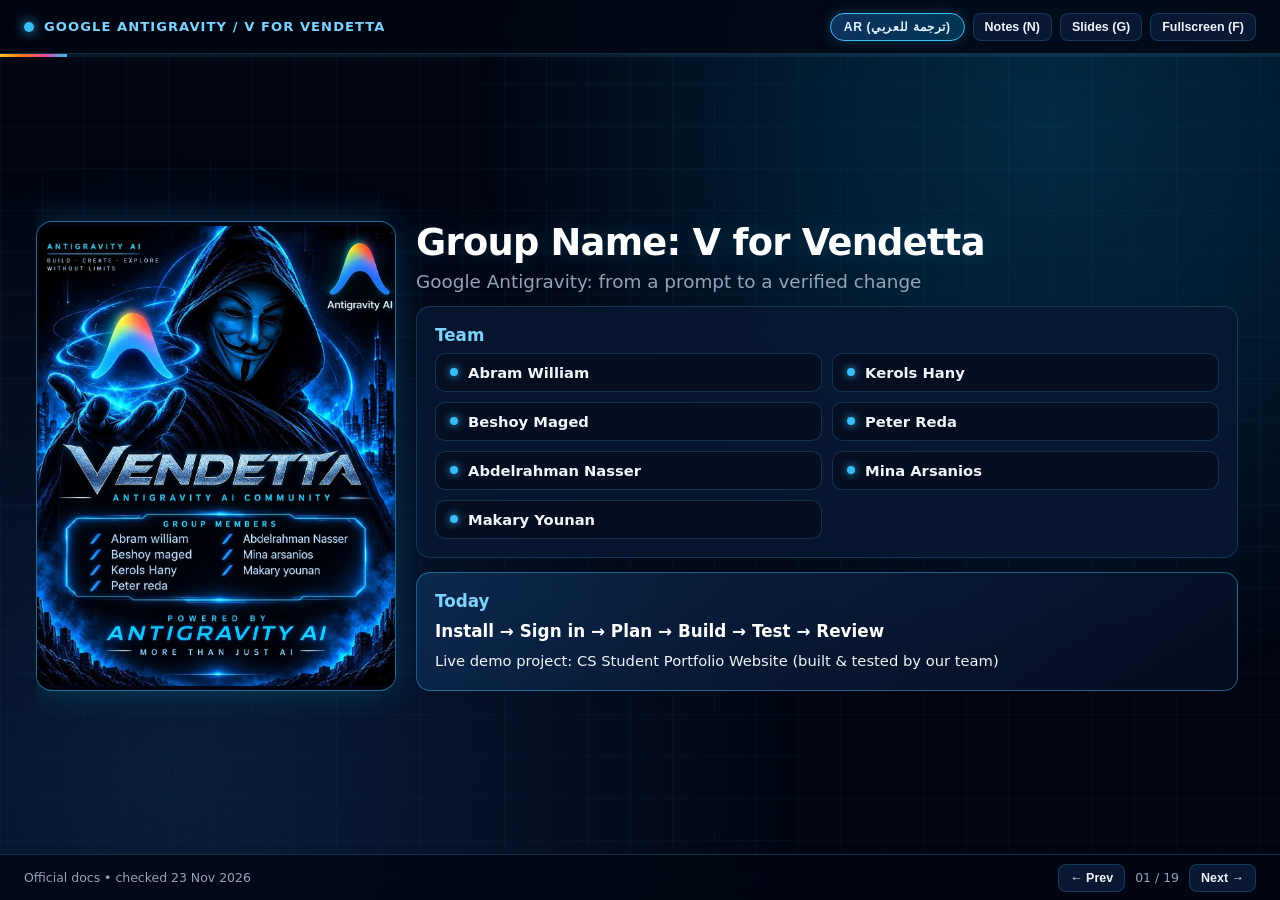
<file: index.html>
<!DOCTYPE html>
<html lang="en">
<head>
  <meta charset="UTF-8" />
  <meta name="viewport" content="width=device-width, initial-scale=1.0" />
  <title>Google Antigravity — V for Vendetta</title>
  <link rel="stylesheet" href="styles.css" />
</head>
<body>
  <div class="bg-grid"></div>

  <header class="topbar">
    <div class="brand">
      <span class="brand-dot"></span>
      <span>GOOGLE ANTIGRAVITY / V FOR VENDETTA</span>
    </div>
    <div class="topbar-controls">
      <button class="lang-pill" id="speaker-lang-pill" title="اضغط لترجمة السلايد عربي / Toggle Arabic">AR</button>
      <button class="icon-btn" id="notes-btn" title="Speaker Notes (N)">Notes (N)</button>
      <button class="icon-btn" id="overview-btn" title="All Slides (G)">Slides (G)</button>
      <button class="icon-btn" id="fullscreen-btn" title="Fullscreen (F)">Fullscreen (F)</button>
    </div>
  </header>

  <div class="progress-track">
    <div class="progress-fill" id="progress-fill"></div>
  </div>

  <main class="deck" id="deck">
    <!-- SLIDE 1 -->
    <section class="slide active" data-lang="AR" data-title="Group Introduction">
      <div class="hero-split anim-item">
        <div class="poster-frame">
          <img src="assets/vendetta-poster.jpg" alt="V for Vendetta Antigravity AI Poster" />
        </div>
        <div style="display:flex;flex-direction:column;justify-content:center;gap:14px;">
          <div class="slide-header" style="margin-bottom:0;">
            <h1 class="slide-title" data-t="s1_title">Group Name: V for Vendetta</h1>
            <p class="slide-sub-en" data-t="s1_sub">Google Antigravity: from a prompt to a verified change</p>
          </div>
          <div class="card">
            <h3 data-t="s1_team">Team</h3>
            <div class="team-grid">
              <div class="team-chip">Abram William</div>
              <div class="team-chip">Kerols Hany</div>
              <div class="team-chip">Beshoy Maged</div>
              <div class="team-chip">Peter Reda</div>
              <div class="team-chip">Abdelrahman Nasser</div>
              <div class="team-chip">Mina Arsanios</div>
              <div class="team-chip">Makary Younan</div>
            </div>
          </div>
          <div class="card accent">
            <h3 data-t="s1_today">Today</h3>
            <p style="font-size:1.05rem;font-weight:700;color:#fff;" data-t="s1_flow">
              Install &rarr; Sign in &rarr; Plan &rarr; Build &rarr; Test &rarr; Review
            </p>
            <p class="muted" style="margin-top:6px;" data-t="s1_demo">Live demo project: CS Student Portfolio Website (built &amp; tested by our team)</p>
          </div>
        </div>
      </div>
    </section>

    <!-- SLIDE 2 -->
    <section class="slide" data-lang="AR" data-title="Opening Questions">
      <div class="slide-header anim-item">
        <h1 class="slide-title" data-t="s2_title">Building a Project with Google Antigravity, from A to Z</h1>
        <p class="slide-sub-ar">من الـ prompt لحد تغيير اتراجع واتختبر</p>
      </div>
      <div class="grid-2 anim-item">
        <div class="card">
          <h3 data-t="s2_q1_t">Question 1</h3>
          <p class="ar-rtl" style="font-size:1.2rem;font-weight:700;margin-top:12px;">
            آخر مرة استخدمتوا فيها الذكاء الاصطناعي كانت إمتى؟
          </p>
        </div>
        <div class="card">
          <h3 data-t="s2_q2_t">Question 2</h3>
          <p class="ar-rtl" style="font-size:1.2rem;font-weight:700;margin-top:12px;">
            هل ممكن الذكاء الاصطناعي ياخد مكان المبرمج؟ (هنرجع للسؤال ده في الآخر)
          </p>
        </div>
      </div>
      <div class="callout anim-item" data-t="s2_main">
        Main idea: AI saves time, but only when you stay in the loop and check the result.
      </div>
    </section>

    <!-- SLIDE 3 -->
    <section class="slide" data-lang="AR" data-title="The AI Revolution">
      <div class="slide-header anim-item">
        <h1 class="slide-title" data-t="s3_title">The AI Revolution: 2017 &rarr; 2022 &rarr; 2025</h1>
        <p class="slide-sub-ar">الذكاء الاصطناعي بقى جزء عادي من الشغل</p>
      </div>
      <div class="grid-2 anim-item">
        <div class="chart-box">
          <div class="bar-col">
            <span class="bar-val">20%</span>
            <div class="bar-fill" data-height="20"></div>
            <span class="bar-year">2017</span>
          </div>
          <div class="bar-col">
            <span class="bar-val">50%</span>
            <div class="bar-fill" data-height="50"></div>
            <span class="bar-year">2022</span>
          </div>
          <div class="bar-col">
            <span class="bar-val">88%</span>
            <div class="bar-fill" data-height="88"></div>
            <span class="bar-year">2025</span>
          </div>
        </div>
        <div class="card accent" style="display:flex;flex-direction:column;justify-content:center;gap:12px;">
          <h3 data-t="s3_mean_t">What the number means</h3>
          <p data-t="s3_mean_1">Share of survey respondents whose organization uses AI in at least one business function.</p>
          <p data-t="s3_mean_2">McKinsey also reports most organizations are still early in scaling AI.</p>
          <p class="muted" data-t="s3_src">Source: McKinsey, The State of AI (2022 edition for 2017 and 2022; 2025 edition for 2025). The 2019 peak was 58%, so growth was not a straight line.</p>
        </div>
      </div>
    </section>

    <!-- SLIDE 4 -->
    <section class="slide" data-lang="EN" data-title="Traditional vs. Antigravity">
      <div class="slide-header anim-item">
        <h1 class="slide-title" data-t="s4_title">Traditional Workflow vs. Workflow with Antigravity</h1>
        <p class="slide-sub-ar">نفس المهام، بس بترتيب مختلف ومراجعة أوضح</p>
      </div>
      <table class="compare-table anim-item">
        <thead>
          <tr>
            <th data-t="s4_th1">Task</th>
            <th data-t="s4_th2">Traditional</th>
            <th data-t="s4_th3">With Antigravity (still reviewed)</th>
          </tr>
        </thead>
        <tbody>
          <tr><td data-t="s4_r1_1">Understand the project</td><td data-t="s4_r1_2">Open and read files one by one</td><td data-t="s4_r1_3">Agent explores the project and proposes a plan</td></tr>
          <tr><td data-t="s4_r2_1">Plan the work</td><td data-t="s4_r2_2">Notes and guesses</td><td data-t="s4_r2_3">Implementation Plan to review and comment on first</td></tr>
          <tr><td data-t="s4_r3_1">Write code</td><td data-t="s4_r3_2">Type it, or copy code from a chat</td><td data-t="s4_r3_3">Agent edits files inside the project</td></tr>
          <tr><td data-t="s4_r4_1">Test the app</td><td data-t="s4_r4_2">Click through manually every time</td><td data-t="s4_r4_3">Agent runs the same browser steps again</td></tr>
          <tr><td data-t="s4_r5_1">Review changes</td><td data-t="s4_r5_2">Changes scattered across files</td><td data-t="s4_r5_3">Diff review file by file, plus a Walkthrough</td></tr>
          <tr><td data-t="s4_r6_1">Repeated setup</td><td data-t="s4_r6_2">Re-explain conventions each time</td><td data-t="s4_r6_3">Write them once as Rules and Skills</td></tr>
        </tbody>
      </table>
      <div class="callout anim-item" data-t="s4_call">
        The agent reduces repetitive work. The review and the decisions stay with us.
      </div>
    </section>

    <!-- SLIDE 5 -->
    <section class="slide" data-lang="EN" data-title="Why Antigravity?">
      <div class="slide-header anim-item">
        <h1 class="slide-title" data-t="s5_title">Why Antigravity? More than a chatbot</h1>
        <p class="slide-sub-ar">agent جوه بيئة تطوير: يخطط وينفذ ويختبر</p>
      </div>
      <div class="grid-4 anim-item">
        <div class="card">
          <h3>MCP</h3>
          <p data-t="s5_c1">Connects the agent to external tools and data. Docs examples: database schemas, deployment logs, Linear, Notion, GitHub.</p>
        </div>
        <div class="card">
          <h3>Rules</h3>
          <p data-t="s5_c2">Fixed constraints. Example: use semantic HTML, never put secrets in frontend code.</p>
        </div>
        <div class="card">
          <h3>Skills</h3>
          <p data-t="s5_c3">Reusable procedures. Example: a UI review checklist in a SKILL.md file.</p>
        </div>
        <div class="card">
          <h3>Subagents</h3>
          <p data-t="s5_c4">Split work such as research, builds or test runs. Each starts with a clean context.</p>
        </div>
      </div>
      <div class="callout anim-item" data-t="s5_call">
        Beginner setup: Antigravity App &bull; Git for a baseline commit &bull; personal Google account (18+)
      </div>
    </section>

    <!-- SLIDE 6 -->
    <section class="slide" data-lang="EN" data-title="Connect MCP in 5 Steps">
      <div class="slide-header anim-item">
        <h1 class="slide-title" data-t="s6_title">Connect a tool in 5 steps</h1>
        <p class="slide-sub-ar">وازاي نوصّل أداة خارجية؟ (MCP في الـ App)</p>
      </div>
      <div class="grid-2 anim-item">
        <div class="card" style="display:flex;flex-direction:column;gap:10px;">
          <div><span class="step-num">1</span> <span data-t="s6_1">Open Customizations in the sidebar, then MCP Servers</span></div>
          <div><span class="step-num">2</span> <span data-t="s6_2">Click Add MCP Server (+)</span></div>
          <div><span class="step-num">3</span> <span data-t="s6_3">Pick a server and click Add</span></div>
          <div><span class="step-num">4</span> <span data-t="s6_4">Describe the task to the agent</span></div>
          <div><span class="step-num">5</span> <span data-t="s6_5">Review permissions and approve important actions</span></div>
        </div>
        <div style="display:flex;flex-direction:column;gap:14px;">
          <div class="card">
            <h3 data-t="s6_ex_t">Example prompt</h3>
            <p class="prompt-box" data-t="s6_ex_b">Check the latest deployment logs, explain why the build failed, propose a fix, and wait for my approval.</p>
          </div>
          <div class="card accent">
            <h3 data-t="s6_warn_t">Careful</h3>
            <p data-t="s6_warn_b">An MCP server can run actions, not only read data. Check its source and permissions. No automatic Google Sheets link: we must define and authorize it.</p>
          </div>
        </div>
      </div>
    </section>

    <!-- SLIDE 7 -->
    <section class="slide" data-lang="EN" data-title="What Can We Do?">
      <div class="slide-header anim-item">
        <h1 class="slide-title" data-t="s7_title">What can we do with Antigravity?</h1>
        <p class="slide-sub-ar">كل مرحلة في مشروع صغير تقريباً</p>
      </div>
      <div class="grid-3 anim-item">
        <div class="card"><h3 data-t="s7_1t">Clarify</h3><p data-t="s7_1b">Turn an idea into clear requirements</p></div>
        <div class="card"><h3 data-t="s7_2t">Plan</h3><p data-t="s7_2b">Get an Implementation Plan to review</p></div>
        <div class="card"><h3 data-t="s7_3t">Build</h3><p data-t="s7_3b">Edit code across several files</p></div>
        <div class="card"><h3 data-t="s7_4t">Run</h3><p data-t="s7_4b">Terminal commands within permissions</p></div>
        <div class="card"><h3 data-t="s7_5t">Test</h3><p data-t="s7_5b">Check the running app in a browser</p></div>
        <div class="card"><h3 data-t="s7_6t">Review</h3><p data-t="s7_6b">Read diffs and a Walkthrough</p></div>
      </div>
      <div class="callout anim-item" data-t="s7_call">
        We set the goal, approve the access and check the output.
      </div>
    </section>

    <!-- SLIDE 8 -->
    <section class="slide" data-lang="AR" data-title="The 10-Step Roadmap">
      <div class="slide-header anim-item">
        <h1 class="slide-title" data-t="s8_title">The Roadmap: Build a Project in 10 Steps</h1>
        <p class="slide-sub-ar">مثال: Student Portfolio (موقع شخصي لطالب حاسبات)</p>
      </div>
      <div class="roadmap-grid anim-item">
        <div class="card"><span class="step-num">1</span><h3 data-t="s8_1">Download</h3></div>
        <div class="card"><span class="step-num">2</span><h3 data-t="s8_2">Sign in</h3></div>
        <div class="card"><span class="step-num">3</span><h3 data-t="s8_3">Create a project</h3></div>
        <div class="card"><span class="step-num">4</span><h3 data-t="s8_4">Requirements</h3></div>
        <div class="card"><span class="step-num">5</span><h3 data-t="s8_5">Plan</h3></div>
        <div class="card"><span class="step-num">6</span><h3 data-t="s8_6">Build</h3></div>
        <div class="card"><span class="step-num">7</span><h3 data-t="s8_7">Browser test</h3></div>
        <div class="card"><span class="step-num">8</span><h3 data-t="s8_8">Review</h3></div>
        <div class="card"><span class="step-num">9</span><h3 data-t="s8_9">Customize &amp; limits</h3></div>
        <div class="card"><span class="step-num">10</span><h3 data-t="s8_10">Cost &amp; quotas</h3></div>
      </div>
      <div class="callout anim-item" data-t="s8_call">
        Real project: CS Student Portfolio (Hero, Skills Filter, Projects, Copy Email) — built &amp; tested with Antigravity.
      </div>
    </section>

    <!-- SLIDE 9 -->
    <section class="slide" data-lang="AR" data-title="Steps 1-3: Setup">
      <div class="slide-header anim-item">
        <h1 class="slide-title" data-t="s9_title">Steps 1–3: Download, Sign in, Project</h1>
        <p class="slide-sub-ar">الأساس قبل أول prompt</p>
      </div>
      <div class="grid-3 anim-item">
        <div class="card">
          <span class="step-num">1</span>
          <h3 data-t="s9_1t">Download</h3>
          <p data-t="s9_1b">Official page, Antigravity App. Windows x64 or ARM64. Windows 10 64-bit or later; macOS and Linux listed too.</p>
        </div>
        <div class="card">
          <span class="step-num">2</span>
          <h3 data-t="s9_2t">Sign in</h3>
          <p data-t="s9_2b">Sign in opens Google authentication in the browser. 18+; Egypt is listed. School or work accounts are managed and may differ.</p>
        </div>
        <div class="card">
          <span class="step-num">3</span>
          <h3 data-t="s9_3t">Create a project</h3>
          <p data-t="s9_3b">New Project, Add Folder, Create. Local mode or New worktree. A worktree is not a backup or a sandbox.</p>
        </div>
      </div>
    </section>

    <!-- SLIDE 10 -->
    <section class="slide" data-lang="AR" data-title="Steps 4-5: Requirements & Plan">
      <div class="slide-header anim-item">
        <h1 class="slide-title" data-t="s10_title">Steps 4–5: Requirements and Plan</h1>
        <p class="slide-sub-ar">اكتب المطلوب، وراجع الخطة قبل أي تعديل</p>
      </div>
      <div class="grid-2 anim-item">
        <div style="display:flex;flex-direction:column;gap:12px;">
          <div class="card">
            <h3 data-t="s10_1t">Step 4: Requirements</h3>
            <p data-t="s10_1b">Build: CS Student Portfolio. Constrain: HTML, CSS, JS. Verify: Skills tabs work, Copy Email shows feedback, responsive at 390px.</p>
          </div>
          <div class="card">
            <h3 data-t="s10_2t">Step 5: /plan, then review</h3>
            <p data-t="s10_2b">Check scope, files and test plan. Leave comments, then approve.</p>
          </div>
        </div>
        <div class="video-card">
          <video controls preload="metadata">
            <source src="videos/demo-plan.mp4" type="video/mp4" />
          </video>
          <div class="video-actions">
            <span class="muted" data-t="s10_vid">Video 1: Planning &amp; Building inside Antigravity</span>
            <a class="btn-launch" href="portfolio/index.html" target="_blank" data-t="launch_btn">Open Live Portfolio &nearr;</a>
          </div>
        </div>
      </div>
    </section>

    <!-- SLIDE 11 -->
    <section class="slide" data-lang="AR" data-title="Step 6: Build with Context">
      <div class="slide-header anim-item">
        <h1 class="slide-title" data-t="s11_title">Step 6: Build with the Right Context</h1>
        <p class="slide-sub-ar">الـ prompt الجيد يحدد الهدف والحدود</p>
      </div>
      <div class="grid-3 anim-item">
        <div class="card">
          <h3 data-t="s11_1t">Give context</h3>
          <p data-t="s11_1b">Mention files or folders with @. State the expected behavior and the done condition.</p>
        </div>
        <div class="card">
          <h3 data-t="s11_2t">Watch what runs</h3>
          <p data-t="s11_2b">The agent edits files and runs terminal commands within its permissions. Understand what you approve.</p>
        </div>
        <div class="card">
          <h3 data-t="s11_3t">Steer, don't restart</h3>
          <p data-t="s11_3b">Point to one failing behavior and ask for a focused fix. Then re-run the same test.</p>
        </div>
      </div>
      <div class="callout anim-item" data-t="s11_call">
        Example feedback: "The Copy Email button doesn't show a confirmation message after clicking."
      </div>
    </section>

    <!-- SLIDE 12 -->
    <section class="slide" data-lang="AR" data-title="Step 7: Test in the Browser">
      <div class="slide-header anim-item">
        <h1 class="slide-title" data-t="s12_title">Step 7: Test in the Browser</h1>
        <p class="slide-sub-ar">الشكل وحده مش دليل إن التطبيق صحيح</p>
      </div>
      <div class="flow-arrows anim-item">
        <div class="flow-step" data-t="s12_f1">1. Open</div>
        <div class="flow-step" data-t="s12_f2">2. Interact</div>
        <div class="flow-step" data-t="s12_f3">3. Inspect</div>
        <div class="flow-step" data-t="s12_f4">4. Fix</div>
        <div class="flow-step" data-t="s12_f5">5. Re-test</div>
      </div>
      <div class="grid-2 anim-item">
        <div style="display:flex;flex-direction:column;gap:10px;">
          <div class="card"><h3 data-t="s12_1t">Ask for real interaction</h3><p data-t="s12_1b">Click Skills tabs, copy email, scroll projects, and resize to mobile.</p></div>
          <div class="card"><h3 data-t="s12_2t">Inspect more than pixels</h3><p data-t="s12_2b">Console errors, failed network requests, mobile-width layout (390px).</p></div>
          <div class="card"><h3 data-t="s12_3t">Know your setup</h3><p data-t="s12_3b">Built-in browser: personal accounts, newer App versions. Other surfaces may need Chrome.</p></div>
        </div>
        <div class="video-card">
          <video controls preload="metadata">
            <source src="videos/demo-portfolio.mp4" type="video/mp4" />
          </video>
          <div class="video-actions">
            <span class="muted" data-t="s12_vid">Video 2: Antigravity Browser Test (Live Portfolio)</span>
            <a class="btn-launch" href="portfolio/index.html" target="_blank" data-t="launch_btn2">Launch Portfolio &nearr;</a>
          </div>
        </div>
      </div>
    </section>

    <!-- SLIDE 13 -->
    <section class="slide" data-lang="AR" data-title="Step 8: Review & Evidence">
      <div class="slide-header anim-item">
        <h1 class="slide-title" data-t="s13_title">Step 8: Review Changes and Evidence</h1>
        <p class="slide-sub-ar">راجع الـ diff قبل ما تعتمد النتيجة</p>
      </div>
      <div class="grid-2 anim-item">
        <div class="prompt-box">
          <div class="prompt-tag">Review &rarr; student-portfolio (+3 files)</div>
          <br/>
          <span style="color:#38bdf8;">+ index.html</span> (Hero profile, Skills tabs, Projects, Contact)<br/>
          <span style="color:#38bdf8;">+ style.css</span> (Responsive 390px layout, Cyber Cyan/Navy)<br/>
          <span style="color:#38bdf8;">+ app.js</span> (Category filter + Copy Email toast feedback)<br/><br/>
          <div class="prompt-tag">Walkthrough Validation</div>
          &#10003; Filter Skills (All / Web / CS Core)<br/>
          &#10003; Copy Email feedback works<br/>
          &#10003; Mobile 390px &amp; 0 console errors
        </div>
        <div style="display:flex;flex-direction:column;gap:12px;">
          <div class="card">
            <h3 data-t="s13_1t">File-by-File Diff</h3>
            <p data-t="s13_1b">Compare Uncommitted, Branch and Agent Edits. Comment on a line. A test that ran is not the same as a test that was recommended.</p>
          </div>
          <div class="card accent">
            <h3 data-t="s13_2t">Careful</h3>
            <p data-t="s13_2b">Discard unstaged changes can delete untracked files immediately.</p>
          </div>
        </div>
      </div>
    </section>

    <!-- SLIDE 14 -->
    <section class="slide" data-lang="AR" data-title="Steps 9-10: Limits & Cost">
      <div class="slide-header anim-item">
        <h1 class="slide-title" data-t="s14_title">Steps 9–10: Customize, Set Limits, Check Cost</h1>
        <p class="slide-sub-ar">القوة محتاجة حدود، والمجاني مش unlimited</p>
      </div>
      <div class="grid-3 anim-item">
        <div class="card">
          <h3 data-t="s14_1t">9. Customize</h3>
          <p data-t="s14_1b">Rules set constraints. Skills hold repeatable procedures. MCP connects tools. Start with a demo folder and the least access needed.</p>
        </div>
        <div class="card">
          <h3 data-t="s14_2t">9. Protect data</h3>
          <p data-t="s14_2b">No passwords, client secrets or production data. Personal-account terms: interactions may be used to improve products. Enable Telemetry is under Account settings.</p>
        </div>
        <div class="card">
          <h3 data-t="s14_3t">10. Cost and quotas</h3>
          <p data-t="s14_3b">$0 Individual plan with a weekly baseline quota. Pro and Ultra: higher quotas. Pricing lists legacy models removed on 30 Nov 2026.</p>
        </div>
      </div>
    </section>

    <!-- SLIDE 15 -->
    <section class="slide" data-lang="EN" data-title="The Reality Check">
      <div class="slide-header anim-item">
        <h1 class="slide-title" data-t="s15_title">The Reality Check</h1>
        <p class="slide-sub-ar">قوي، بس مش مثالي</p>
      </div>
      <div class="grid-5 anim-item">
        <div class="card"><h3 data-t="s15_1t">It can be wrong</h3><p data-t="s15_1b">Verify the code, the tests and the claims.</p></div>
        <div class="card"><h3 data-t="s15_2t">Human judgment</h3><p data-t="s15_2b">What to build and what to ship is our call.</p></div>
        <div class="card"><h3 data-t="s15_3t">Protect data</h3><p data-t="s15_3b">No secrets or private data in prompts or demos.</p></div>
        <div class="card"><h3 data-t="s15_4t">Limits apply</h3><p data-t="s15_4b">Quotas, paid features and approvals exist.</p></div>
        <div class="card"><h3 data-t="s15_5t">No guarantee</h3><p data-t="s15_5b">A passing test is not production readiness.</p></div>
      </div>
      <div class="callout ar-rtl anim-item">
        الذكاء الاصطناعي مش هيحل محلك لوحده، لكن المبرمج اللي بيستخدمه صح وبيراجع شغله هيبقى عنده قدرات أكبر.
      </div>
    </section>

    <!-- SLIDE 16 -->
    <section class="slide" data-lang="EN" data-title="Future of Development">
      <div class="slide-header anim-item">
        <h1 class="slide-title" data-t="s16_title">The Future of Development Is Different</h1>
        <p class="slide-sub-ar">ابدأ بمشروع صغير النهارده</p>
      </div>
      <div class="grid-2 anim-item">
        <div class="card">
          <h3 data-t="s16_next_t">Your next step</h3>
          <ol style="padding-left:20px;line-height:1.8;">
            <li data-t="s16_1">Download the App from the official page</li>
            <li data-t="s16_2">Create a demo folder</li>
            <li data-t="s16_3">Write clear requirements</li>
            <li data-t="s16_4">Ask for a plan and read it</li>
            <li data-t="s16_5">Test in the browser</li>
            <li data-t="s16_6">Review the diff, then improve</li>
          </ol>
        </div>
        <div class="card accent" style="display:flex;align-items:center;">
          <p style="font-size:1.25rem;font-weight:700;line-height:1.5;" data-t="s16_quote">
            &ldquo;The future doesn&rsquo;t belong to people who simply use technology. It belongs to people who know how to build with it.&rdquo;
          </p>
        </div>
      </div>
      <div class="callout ar-rtl anim-item">
        ما تستناش لحد ما تبقى محترف. ابدأ بمشروع صغير وابني خطوة بخطوة.
      </div>
    </section>

    <!-- SLIDE 17 -->
    <section class="slide" data-lang="AR" data-title="Thank You & Quiz">
      <div class="slide-header anim-item">
        <h1 class="slide-title" data-t="s17_title">THANK YOU FOR YOUR TIME — Questions?</h1>
        <p class="slide-sub-en" data-t="s17_sub">Plan. Build. Test. Review. &bull; Interactive 5-Question Quiz</p>
      </div>
      <div class="quiz-box anim-item" id="quiz-box">
        <div class="quiz-header">
          <span class="lang-pill" id="quiz-progress">Question 1 of 5</span>
          <span class="muted" id="quiz-score">Score: 0 / 5</span>
        </div>
        <div class="quiz-q" id="quiz-question">Loading...</div>
        <div class="quiz-options" id="quiz-options"></div>
        <div class="quiz-feedback" id="quiz-feedback"></div>
        <div style="margin-top:12px;display:flex;gap:10px;">
          <button class="icon-btn" id="quiz-next" data-t="quiz_next">Next Question &rarr;</button>
          <button class="icon-btn" id="quiz-reset" data-t="quiz_reset">Restart Quiz</button>
        </div>
      </div>
    </section>

    <!-- SLIDE 18 (NEW GTA MISSION PASSED VIDEO SLIDE) -->
    <section class="slide" data-lang="AR" data-title="Mission Passed — V for Vendetta">
      <div class="slide-header anim-item">
        <h1 class="slide-title" data-t="s18_title">MISSION PASSED! + RESPECT</h1>
        <p class="slide-sub-ar" data-t="s18_sub">فريق V for Vendetta (7 أفراد) — المهمة اكتملت بنجاح</p>
      </div>
      <div class="video-card hero-video anim-item">
        <video controls preload="metadata">
          <source src="videos/gta-mission-passed.mp4" type="video/mp4" />
        </video>
        <div class="video-actions">
          <span class="muted" data-t="s18_cap">GTA-Style Finale • 7 Squad Members + Victory Audio (editable in assets/gta-squad.jpg)</span>
        </div>
      </div>
    </section>

    <!-- SLIDE 19 -->
    <section class="slide" data-lang="EN" data-title="Sources">
      <div class="slide-header anim-item">
        <h1 class="slide-title" data-t="s19_title">Sources</h1>
        <p class="slide-sub-ar">المراجع الرسمية (راجعناها يوم 23 نوفمبر 2026)</p>
      </div>
      <div class="card anim-item">
        <div class="sources-grid">
          <div><strong>[1]</strong> Introducing Google Antigravity — antigravity.google/blog/introducing-google-antigravity/</div>
          <div><strong>[14]</strong> Walkthrough — antigravity.google/docs/walkthrough/</div>
          <div><strong>[2]</strong> Get started — antigravity.google/docs/getting-started/</div>
          <div><strong>[15]</strong> Artifacts — antigravity.google/docs/artifacts/</div>
          <div><strong>[3]</strong> Antigravity IDE — antigravity.google/product/antigravity-ide/</div>
          <div><strong>[16]</strong> Rules — antigravity.google/docs/rules/</div>
          <div><strong>[4]</strong> Download — antigravity.google/download</div>
          <div><strong>[17]</strong> Agent skills — antigravity.google/docs/skills/</div>
          <div><strong>[5]</strong> Authenticate — antigravity.google/docs/install/</div>
          <div><strong>[18]</strong> Model Context Protocol — antigravity.google/docs/mcp/</div>
          <div><strong>[6]</strong> FAQ &amp; availability — antigravity.google/docs/faq/</div>
          <div><strong>[19]</strong> Slash commands — antigravity.google/docs/slash-commands/</div>
          <div><strong>[7]</strong> Google Workspace — antigravity.google/docs/workspace/</div>
          <div><strong>[20]</strong> Terms of Service — antigravity.google/terms/</div>
          <div><strong>[8]</strong> Projects — antigravity.google/docs/projects/</div>
          <div><strong>[21]</strong> Settings — antigravity.google/docs/settings/</div>
          <div><strong>[9]</strong> Plan command — antigravity.google/docs/plan/</div>
          <div><strong>[22]</strong> Pricing — antigravity.google/pricing/</div>
          <div><strong>[10]</strong> Implementation plan — antigravity.google/docs/implementation-plan/</div>
          <div><strong>[23]</strong> Plans — antigravity.google/docs/plans/</div>
          <div><strong>[11]</strong> Feature overview — antigravity.google/docs/features/</div>
          <div><strong>[24]</strong> McKinsey 2025 — mckinsey.com/.../the-state-of-ai-2025</div>
          <div><strong>[12]</strong> Browser use — antigravity.google/docs/browser/</div>
          <div><strong>[25]</strong> McKinsey 2022 — mckinsey.com/.../the-state-of-ai-in-2022...pdf</div>
          <div><strong>[13]</strong> Review changes — antigravity.google/docs/review-changes/</div>
        </div>
      </div>
    </section>
  </main>

  <aside class="notes-drawer" id="notes-drawer" hidden>
    <h4 id="notes-speaker">Speaker Notes</h4>
    <p id="notes-text"></p>
  </aside>

  <div class="overview-modal" id="overview-modal" hidden>
    <div style="max-width:1100px;margin:0 auto;display:flex;justify-content:space-between;align-items:center;">
      <h2>All Slides</h2>
      <button class="icon-btn" id="close-overview">Close (Esc)</button>
    </div>
    <div class="overview-grid" id="overview-grid"></div>
  </div>

  <footer class="bottombar">
    <span>Official docs &bull; checked 23 Nov 2026</span>
    <div class="nav-btns">
      <button class="icon-btn" id="prev-btn">&larr; Prev</button>
      <span id="slide-counter">01 / 19</span>
      <button class="icon-btn" id="next-btn">Next &rarr;</button>
    </div>
  </footer>

  <script src="script.js"></script>
</body>
</html>
</file>
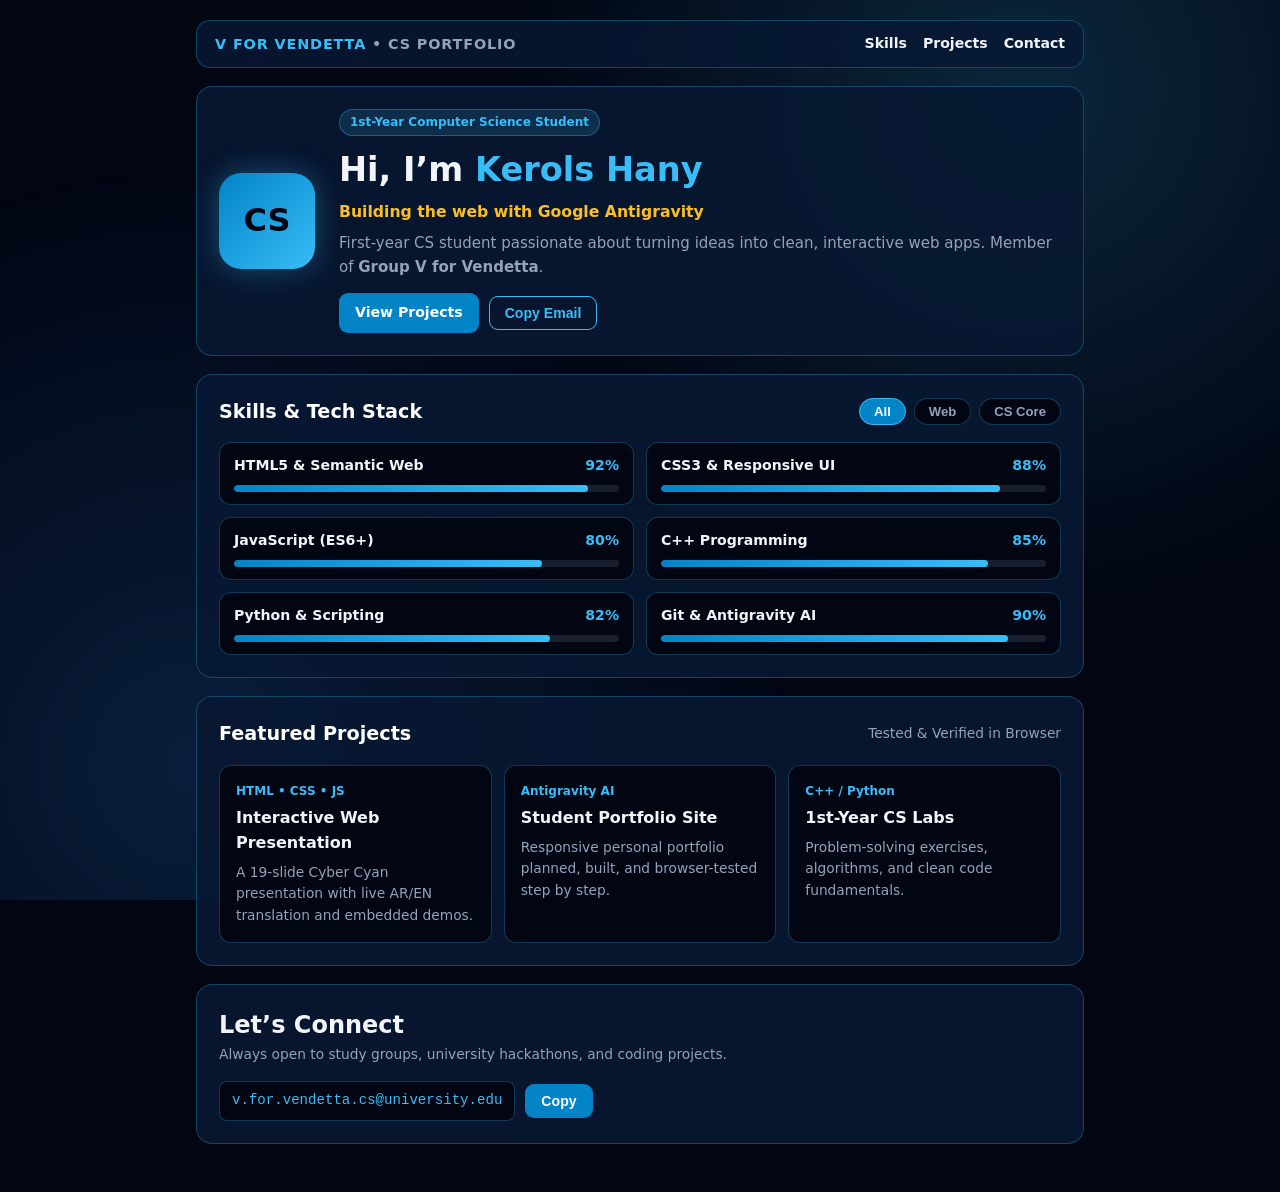
<file: portfolio/index.html>
<!DOCTYPE html>
<html lang="en">
<head>
  <meta charset="UTF-8" />
  <meta name="viewport" content="width=device-width, initial-scale=1.0" />
  <title>Student Portfolio — Built with Antigravity</title>
  <link rel="stylesheet" href="style.css" />
</head>
<body>
  <div class="bg-glow"></div>

  <main class="container">
    <nav class="navbar">
      <div class="logo">V FOR VENDETTA <span>• CS PORTFOLIO</span></div>
      <div class="nav-links">
        <a href="#skills">Skills</a>
        <a href="#projects">Projects</a>
        <a href="#contact">Contact</a>
      </div>
    </nav>

    <!-- Hero Profile -->
    <section class="hero card">
      <div class="avatar">CS</div>
      <div class="hero-info">
        <div class="status-pill">1st-Year Computer Science Student</div>
        <h1>Hi, I&rsquo;m <span class="cyan">Kerols Hany</span></h1>
        <p class="typing-line" id="typing-line">Building the web with Google Antigravity</p>
        <p class="bio">
          First-year CS student passionate about turning ideas into clean, interactive web apps.
          Member of <strong>Group V for Vendetta</strong>.
        </p>
        <div class="hero-actions">
          <a href="#projects" class="btn-primary">View Projects</a>
          <button type="button" class="btn-outline" id="copy-email-btn">Copy Email</button>
          <span class="copy-toast" id="copy-toast" aria-live="polite"></span>
        </div>
      </div>
    </section>

    <!-- Interactive Skills Filter -->
    <section id="skills" class="card">
      <div class="section-head">
        <h2>Skills &amp; Tech Stack</h2>
        <div class="tabs" role="tablist">
          <button class="tab-btn active" data-cat="all">All</button>
          <button class="tab-btn" data-cat="web">Web</button>
          <button class="tab-btn" data-cat="cs">CS Core</button>
        </div>
      </div>
      <div class="skills-grid" id="skills-grid"></div>
    </section>

    <!-- Featured Projects -->
    <section id="projects" class="card">
      <div class="section-head">
        <h2>Featured Projects</h2>
        <span class="muted">Tested &amp; Verified in Browser</span>
      </div>
      <div class="projects-grid">
        <article class="project-item">
          <div class="proj-tag">HTML • CSS • JS</div>
          <h3>Interactive Web Presentation</h3>
          <p>A 19-slide Cyber Cyan presentation with live AR/EN translation and embedded demos.</p>
        </article>
        <article class="project-item">
          <div class="proj-tag">Antigravity AI</div>
          <h3>Student Portfolio Site</h3>
          <p>Responsive personal portfolio planned, built, and browser-tested step by step.</p>
        </article>
        <article class="project-item">
          <div class="proj-tag">C++ / Python</div>
          <h3>1st-Year CS Labs</h3>
          <p>Problem-solving exercises, algorithms, and clean code fundamentals.</p>
        </article>
      </div>
    </section>

    <!-- Contact Card -->
    <section id="contact" class="card contact-card">
      <div>
        <h2>Let&rsquo;s Connect</h2>
        <p class="muted">Always open to study groups, university hackathons, and coding projects.</p>
      </div>
      <div class="contact-right">
        <code id="email-text">v.for.vendetta.cs@university.edu</code>
        <button type="button" class="btn-primary" id="contact-copy-btn">Copy</button>
      </div>
    </section>
  </main>

  <script src="app.js"></script>
</body>
</html>
</file>
<file: styles.css>
:root {
  --navy-950: #020613;
  --navy-900: #050d21;
  --navy-800: #081833;
  --navy-700: #0e254b;
  --border: rgba(57, 143, 197, 0.28);
  --cyan-600: #174a86;
  --cyan-500: #0284c7;
  --cyan-400: #38bdf8;
  --cyan-300: #7dd3fc;
  --cyan-glow: rgba(0, 180, 255, 0.16);
  --gold: #fbbf24;
  --rainbow: linear-gradient(90deg, #fbbf24, #f97316, #ec4899, #38bdf8);
  --text-main: #f1f5f9;
  --text-muted: #94a3b8;
  --danger: #ef4444;
  --success: #22c55e;
}

* {
  box-sizing: border-box;
  margin: 0;
  padding: 0;
}

html, body {
  height: 100%;
  width: 100%;
  overflow: hidden;
  background: var(--navy-950);
  color: var(--text-main);
  font-family: "Segoe UI", "Cairo", system-ui, -apple-system, sans-serif;
}

.bg-grid {
  position: fixed;
  inset: 0;
  background-image:
    radial-gradient(circle at 82% 14%, rgba(0, 180, 255, 0.22), transparent 44%),
    radial-gradient(circle at 14% 86%, rgba(23, 74, 134, 0.35), transparent 46%),
    linear-gradient(rgba(57, 143, 197, 0.05) 1px, transparent 1px),
    linear-gradient(90deg, rgba(57, 143, 197, 0.05) 1px, transparent 1px);
  background-size: 100% 100%, 100% 100%, 42px 42px, 42px 42px;
  pointer-events: none;
  z-index: 0;
}

/* Top bar */
.topbar {
  position: fixed;
  top: 0;
  left: 0;
  right: 0;
  height: 54px;
  padding: 0 24px;
  display: flex;
  align-items: center;
  justify-content: space-between;
  background: rgba(2, 6, 19, 0.85);
  backdrop-filter: blur(12px);
  border-bottom: 1px solid var(--border);
  z-index: 20;
}

.brand {
  display: flex;
  align-items: center;
  gap: 10px;
  font-size: 0.82rem;
  font-weight: 800;
  letter-spacing: 0.08em;
  color: var(--cyan-300);
  text-transform: uppercase;
}

.brand-dot {
  width: 10px;
  height: 10px;
  border-radius: 50%;
  background: var(--cyan-400);
  box-shadow: 0 0 12px var(--cyan-400);
}

.topbar-controls {
  display: flex;
  align-items: center;
  gap: 8px;
}

.icon-btn {
  background: var(--navy-800);
  color: var(--text-main);
  border: 1px solid var(--border);
  border-radius: 8px;
  padding: 6px 11px;
  font-size: 0.78rem;
  font-weight: 600;
  cursor: pointer;
  transition: all 0.2s ease;
}

.icon-btn:hover {
  border-color: var(--cyan-400);
  background: var(--navy-700);
  box-shadow: 0 0 12px rgba(56, 189, 248, 0.22);
}

/* Interactive AR/EN Toggle Pill */
.lang-pill {
  padding: 6px 13px;
  border-radius: 999px;
  font-size: 0.76rem;
  font-weight: 800;
  letter-spacing: 0.05em;
  background: linear-gradient(135deg, rgba(23, 74, 134, 0.65), rgba(0, 180, 255, 0.25));
  color: #e0f2fe;
  border: 1px solid var(--cyan-400);
  cursor: pointer;
  transition: all 0.22s ease;
  box-shadow: 0 0 12px rgba(56, 189, 248, 0.25);
}

.lang-pill:hover {
  transform: translateY(-1px);
  box-shadow: 0 0 18px rgba(56, 189, 248, 0.45);
}

.lang-pill.ar-active {
  background: linear-gradient(135deg, #0284c7, #38bdf8);
  color: #020613;
  border-color: #ffffff;
}

/* Progress bar */
.progress-track {
  position: fixed;
  top: 54px;
  left: 0;
  right: 0;
  height: 3px;
  background: rgba(57, 143, 197, 0.14);
  z-index: 20;
}

.progress-fill {
  height: 100%;
  width: 0%;
  background: var(--rainbow);
  transition: width 0.35s cubic-bezier(0.22, 1, 0.36, 1);
}

/* Deck stage */
.deck {
  position: relative;
  width: 100%;
  height: 100%;
  padding: 68px 36px 56px;
  z-index: 1;
}

.slide {
  position: absolute;
  inset: 68px 36px 56px;
  max-width: 1220px;
  margin: 0 auto;
  display: flex;
  flex-direction: column;
  justify-content: center;
  opacity: 0;
  transform: translateY(18px) scale(0.985);
  pointer-events: none;
  transition: opacity 0.42s ease, transform 0.42s cubic-bezier(0.22, 1, 0.36, 1);
  overflow-y: auto;
  padding-right: 6px;
}

.slide.active {
  opacity: 1;
  transform: translateY(0) scale(1);
  pointer-events: auto;
}

.slide.translated-ar {
  direction: rtl;
  text-align: right;
}

.slide.translated-ar .compare-table th,
.slide.translated-ar .compare-table td,
.slide.translated-ar .quiz-opt {
  text-align: right;
}

.slide.translated-ar .callout {
  border-left: none;
  border-right: 4px solid var(--cyan-400);
}

.slide.active .anim-item {
  animation: fadeUp 0.5s cubic-bezier(0.22, 1, 0.36, 1) both;
}

.slide.active .anim-item:nth-child(1) { animation-delay: 0.04s; }
.slide.active .anim-item:nth-child(2) { animation-delay: 0.1s; }
.slide.active .anim-item:nth-child(3) { animation-delay: 0.16s; }
.slide.active .anim-item:nth-child(4) { animation-delay: 0.22s; }
.slide.active .anim-item:nth-child(5) { animation-delay: 0.28s; }

@keyframes fadeUp {
  from { opacity: 0; transform: translateY(14px); }
  to { opacity: 1; transform: translateY(0); }
}

.slide-header {
  margin-bottom: 18px;
}

.slide-title {
  font-size: clamp(1.55rem, 3vw, 2.3rem);
  font-weight: 800;
  letter-spacing: -0.02em;
  line-height: 1.18;
  color: #ffffff;
  text-shadow: 0 0 24px rgba(56, 189, 248, 0.2);
}

.slide-sub-ar {
  direction: rtl;
  text-align: right;
  font-size: clamp(1rem, 1.7vw, 1.25rem);
  color: var(--cyan-300);
  margin-top: 6px;
  font-weight: 600;
}

.slide-sub-en {
  font-size: clamp(0.95rem, 1.5vw, 1.15rem);
  color: var(--text-muted);
  margin-top: 6px;
}

.ar-rtl {
  direction: rtl;
  text-align: right;
}

/* Grids & Cards */
.grid-2 { display: grid; grid-template-columns: repeat(2, 1fr); gap: 16px; }
.grid-3 { display: grid; grid-template-columns: repeat(3, 1fr); gap: 16px; }
.grid-4 { display: grid; grid-template-columns: repeat(4, 1fr); gap: 14px; }
.grid-5 { display: grid; grid-template-columns: repeat(5, 1fr); gap: 12px; }

.hero-split {
  display: grid;
  grid-template-columns: 360px 1fr;
  gap: 20px;
  align-items: stretch;
}

.poster-frame {
  background: #020613;
  border: 1px solid rgba(56, 189, 248, 0.55);
  border-radius: 16px;
  overflow: hidden;
  box-shadow: 0 0 32px rgba(0, 180, 255, 0.22);
  display: flex;
  align-items: center;
  justify-content: center;
}

.poster-frame img {
  width: 100%;
  height: 100%;
  max-height: 460px;
  object-fit: cover;
  display: block;
}

.card {
  background: rgba(8, 24, 51, 0.86);
  border: 1px solid var(--border);
  border-radius: 14px;
  padding: 18px;
  backdrop-filter: blur(10px);
  transition: transform 0.22s ease, border-color 0.22s ease, box-shadow 0.22s ease;
}

.card:hover {
  transform: translateY(-2px);
  border-color: var(--cyan-400);
  box-shadow: 0 8px 24px rgba(0, 180, 255, 0.14);
}

.card.accent {
  background: linear-gradient(145deg, rgba(23, 74, 134, 0.42), rgba(5, 13, 33, 0.92));
  border-color: rgba(56, 189, 248, 0.45);
}

.card h3 {
  font-size: 1.05rem;
  color: var(--cyan-300);
  margin-bottom: 8px;
}

.card p, .card li {
  font-size: 0.92rem;
  color: var(--text-main);
  line-height: 1.5;
}

.muted { color: var(--text-muted); font-size: 0.85rem; }

.callout {
  margin-top: 16px;
  padding: 14px 18px;
  border-radius: 12px;
  background: var(--cyan-glow);
  border-left: 4px solid var(--cyan-400);
  font-size: 0.96rem;
  font-weight: 600;
  color: #ffffff;
}

.callout.ar-rtl {
  border-left: none;
  border-right: 4px solid var(--cyan-400);
}

/* Team chips */
.team-grid {
  display: grid;
  grid-template-columns: repeat(2, 1fr);
  gap: 10px;
}

.team-chip {
  background: var(--navy-900);
  border: 1px solid var(--border);
  border-radius: 10px;
  padding: 10px 14px;
  font-weight: 600;
  font-size: 0.92rem;
  display: flex;
  align-items: center;
  gap: 10px;
}

.team-chip::before {
  content: "";
  width: 8px;
  height: 8px;
  border-radius: 50%;
  background: var(--cyan-400);
  box-shadow: 0 0 8px var(--cyan-400);
}

/* Table */
.compare-table {
  width: 100%;
  border-collapse: collapse;
  background: rgba(8, 24, 51, 0.9);
  border-radius: 14px;
  overflow: hidden;
  border: 1px solid var(--border);
}

.compare-table th {
  background: linear-gradient(90deg, var(--cyan-600), #0e3a6e);
  color: #ffffff;
  text-align: left;
  padding: 11px 14px;
  font-size: 0.88rem;
}

.compare-table td {
  padding: 10px 14px;
  border-top: 1px solid var(--border);
  font-size: 0.88rem;
}

.compare-table tr:nth-child(even) td {
  background: rgba(14, 37, 75, 0.45);
}

.compare-table td:first-child {
  font-weight: 700;
  color: var(--cyan-300);
}

/* McKinsey Chart */
.chart-box {
  display: flex;
  align-items: flex-end;
  justify-content: space-around;
  height: 250px;
  padding: 24px 20px 12px;
  background: rgba(8, 24, 51, 0.88);
  border: 1px solid var(--border);
  border-radius: 14px;
}

.bar-col {
  display: flex;
  flex-direction: column;
  align-items: center;
  gap: 8px;
  width: 90px;
  height: 100%;
  justify-content: flex-end;
}

.bar-val {
  font-weight: 800;
  font-size: 1.15rem;
  color: var(--cyan-300);
}

.bar-fill {
  width: 64px;
  height: 0%;
  background: linear-gradient(180deg, var(--cyan-400), var(--cyan-600));
  border-radius: 8px 8px 2px 2px;
  transition: height 0.9s cubic-bezier(0.22, 1, 0.36, 1);
  box-shadow: 0 0 22px rgba(56, 189, 248, 0.32);
}

.slide.active .bar-fill[data-height="20"] { height: 22%; }
.slide.active .bar-fill[data-height="50"] { height: 52%; }
.slide.active .bar-fill[data-height="88"] { height: 88%; }

.bar-year {
  font-weight: 700;
  color: var(--text-muted);
  font-size: 0.92rem;
}

/* Step badges & Roadmap */
.step-num {
  display: inline-flex;
  align-items: center;
  justify-content: center;
  width: 28px;
  height: 28px;
  border-radius: 50%;
  background: var(--cyan-500);
  color: #fff;
  font-weight: 800;
  font-size: 0.82rem;
  margin-bottom: 8px;
  box-shadow: 0 0 10px rgba(56, 189, 248, 0.4);
}

.roadmap-grid {
  display: grid;
  grid-template-columns: repeat(5, 1fr);
  gap: 12px;
}

.flow-arrows {
  display: flex;
  gap: 8px;
  margin-bottom: 16px;
}

.flow-step {
  flex: 1;
  text-align: center;
  padding: 10px 8px;
  background: linear-gradient(135deg, var(--cyan-600), var(--cyan-500));
  color: #fff;
  font-weight: 700;
  font-size: 0.88rem;
  border-radius: 8px;
}

/* Video container */
.video-card {
  background: #020613;
  border: 1px solid rgba(56, 189, 248, 0.48);
  border-radius: 14px;
  overflow: hidden;
  display: flex;
  flex-direction: column;
  box-shadow: 0 0 24px rgba(0, 180, 255, 0.16);
}

.video-card video {
  width: 100%;
  max-height: 285px;
  background: #000;
  display: block;
}

.video-card.hero-video video {
  max-height: 410px;
}

.video-actions {
  display: flex;
  align-items: center;
  justify-content: space-between;
  padding: 10px 14px;
  background: var(--navy-800);
  border-top: 1px solid var(--border);
  gap: 10px;
  flex-wrap: wrap;
}

.btn-launch {
  display: inline-block;
  background: var(--cyan-500);
  color: #fff;
  text-decoration: none;
  padding: 6px 12px;
  border-radius: 8px;
  font-size: 0.8rem;
  font-weight: 700;
}

.btn-launch:hover {
  background: var(--cyan-400);
  color: #020613;
}

/* Code / Prompt mock */
.prompt-box {
  background: #020613;
  border: 1px solid var(--border);
  border-radius: 12px;
  padding: 14px 16px;
  font-family: "Cascadia Code", "Consolas", monospace;
  font-size: 0.83rem;
  color: #cbd5e1;
  line-height: 1.55;
}

.prompt-tag {
  color: var(--cyan-300);
  font-weight: 700;
}

/* Interactive Quiz */
.quiz-box {
  background: rgba(8, 24, 51, 0.92);
  border: 1px solid var(--border);
  border-radius: 14px;
  padding: 18px;
}

.quiz-header {
  display: flex;
  justify-content: space-between;
  align-items: center;
  margin-bottom: 12px;
}

.quiz-q {
  font-size: 1.05rem;
  font-weight: 700;
  margin-bottom: 12px;
}

.quiz-options {
  display: grid;
  grid-template-columns: repeat(2, 1fr);
  gap: 10px;
}

.quiz-opt {
  background: var(--navy-900);
  border: 1px solid var(--border);
  color: var(--text-main);
  padding: 11px 14px;
  border-radius: 10px;
  text-align: left;
  font-size: 0.9rem;
  cursor: pointer;
  transition: all 0.2s ease;
}

.quiz-opt:hover:not(:disabled) {
  border-color: var(--cyan-400);
  background: var(--navy-700);
}

.quiz-opt.correct {
  background: rgba(34, 197, 94, 0.2);
  border-color: var(--success);
  color: #bbf7d0;
}

.quiz-opt.wrong {
  background: rgba(239, 68, 68, 0.2);
  border-color: var(--danger);
  color: #fecaca;
}

.quiz-feedback {
  margin-top: 10px;
  font-size: 0.88rem;
  color: var(--cyan-300);
  min-height: 1.3em;
}

/* Sources grid */
.sources-grid {
  display: grid;
  grid-template-columns: repeat(2, 1fr);
  gap: 6px 20px;
  font-size: 0.76rem;
  color: var(--text-muted);
}

.sources-grid strong { color: var(--cyan-300); }

/* Bottom bar */
.bottombar {
  position: fixed;
  bottom: 0;
  left: 0;
  right: 0;
  height: 46px;
  padding: 0 24px;
  display: flex;
  align-items: center;
  justify-content: space-between;
  background: rgba(2, 6, 19, 0.85);
  backdrop-filter: blur(10px);
  border-top: 1px solid var(--border);
  font-size: 0.78rem;
  color: var(--text-muted);
  z-index: 20;
}

.nav-btns {
  display: flex;
  align-items: center;
  gap: 10px;
}

/* Notes Drawer */
.notes-drawer {
  position: fixed;
  right: 20px;
  bottom: 58px;
  width: min(440px, calc(100vw - 40px));
  max-height: 240px;
  overflow-y: auto;
  background: rgba(5, 13, 33, 0.96);
  border: 1px solid var(--cyan-400);
  border-radius: 12px;
  padding: 14px 16px;
  z-index: 30;
  box-shadow: 0 18px 40px rgba(0, 0, 0, 0.6);
}

.notes-drawer[hidden] { display: none; }
.notes-drawer h4 { color: var(--cyan-300); font-size: 0.85rem; margin-bottom: 6px; }
.notes-drawer p { font-size: 0.86rem; line-height: 1.55; white-space: pre-line; }

/* Slide Overview Modal */
.overview-modal {
  position: fixed;
  inset: 0;
  background: rgba(2, 6, 19, 0.94);
  backdrop-filter: blur(10px);
  z-index: 40;
  padding: 28px;
  overflow-y: auto;
}

.overview-modal[hidden] { display: none; }

.overview-grid {
  max-width: 1100px;
  margin: 18px auto 0;
  display: grid;
  grid-template-columns: repeat(auto-fill, minmax(220px, 1fr));
  gap: 12px;
}

.overview-item {
  background: var(--navy-800);
  border: 1px solid var(--border);
  border-radius: 10px;
  padding: 12px;
  cursor: pointer;
  text-align: left;
  color: var(--text-main);
}

.overview-item:hover {
  border-color: var(--cyan-400);
}

@media (max-width: 900px) {
  .hero-split, .grid-4, .grid-5, .roadmap-grid { grid-template-columns: repeat(2, 1fr); }
  .grid-3 { grid-template-columns: 1fr; }
  .grid-2, .team-grid, .quiz-options, .sources-grid { grid-template-columns: 1fr; }
}
</file>
<file: portfolio/style.css>
:root {
  --bg: #020613;
  --surface: #081833;
  --surface-2: #0e254b;
  --border: rgba(56, 189, 248, 0.28);
  --cyan: #38bdf8;
  --cyan-dark: #0284c7;
  --gold: #fbbf24;
  --text: #f1f5f9;
  --muted: #94a3b8;
}

* { box-sizing: border-box; margin: 0; padding: 0; }

body {
  font-family: "Segoe UI", system-ui, -apple-system, sans-serif;
  background: var(--bg);
  color: var(--text);
  line-height: 1.55;
  min-height: 100vh;
}

.bg-glow {
  position: fixed;
  inset: 0;
  background:
    radial-gradient(circle at 80% 10%, rgba(56, 189, 248, 0.18), transparent 40%),
    radial-gradient(circle at 15% 85%, rgba(23, 74, 134, 0.35), transparent 45%);
  pointer-events: none;
  z-index: 0;
}

.container {
  position: relative;
  z-index: 1;
  max-width: 920px;
  margin: 0 auto;
  padding: 20px 16px 48px;
  display: flex;
  flex-direction: column;
  gap: 18px;
}

.navbar {
  display: flex;
  align-items: center;
  justify-content: space-between;
  padding: 12px 18px;
  background: rgba(8, 24, 51, 0.85);
  border: 1px solid var(--border);
  border-radius: 14px;
  backdrop-filter: blur(10px);
}

.logo {
  font-weight: 800;
  font-size: 0.9rem;
  letter-spacing: 0.06em;
  color: var(--cyan);
}
.logo span { color: var(--muted); font-weight: 600; }

.nav-links { display: flex; gap: 16px; }
.nav-links a {
  color: var(--text);
  text-decoration: none;
  font-size: 0.88rem;
  font-weight: 600;
}
.nav-links a:hover { color: var(--cyan); }

.card {
  background: rgba(8, 24, 51, 0.88);
  border: 1px solid var(--border);
  border-radius: 16px;
  padding: 22px;
}

.hero {
  display: flex;
  align-items: center;
  gap: 24px;
}

.avatar {
  width: 96px;
  height: 96px;
  border-radius: 22px;
  background: linear-gradient(135deg, var(--cyan-dark), var(--cyan));
  color: #020613;
  font-size: 2rem;
  font-weight: 900;
  display: flex;
  align-items: center;
  justify-content: center;
  flex-shrink: 0;
  box-shadow: 0 0 28px rgba(56, 189, 248, 0.35);
}

.status-pill {
  display: inline-block;
  font-size: 0.75rem;
  font-weight: 700;
  color: var(--cyan);
  background: rgba(56, 189, 248, 0.14);
  border: 1px solid rgba(56, 189, 248, 0.35);
  padding: 3px 10px;
  border-radius: 999px;
  margin-bottom: 8px;
}

.hero h1 { font-size: clamp(1.5rem, 3.5vw, 2.1rem); font-weight: 800; }
.cyan { color: var(--cyan); }
.typing-line { font-size: 0.98rem; font-weight: 700; color: var(--gold); margin: 4px 0 8px; }
.bio { color: var(--muted); font-size: 0.94rem; }

.hero-actions {
  display: flex;
  align-items: center;
  gap: 10px;
  margin-top: 14px;
  flex-wrap: wrap;
}

.btn-primary {
  background: var(--cyan-dark);
  color: #fff;
  border: none;
  border-radius: 9px;
  padding: 9px 16px;
  font-size: 0.88rem;
  font-weight: 700;
  text-decoration: none;
  cursor: pointer;
}
.btn-primary:hover { background: var(--cyan); color: #020613; }

.btn-outline {
  background: transparent;
  color: var(--cyan);
  border: 1px solid var(--cyan);
  border-radius: 9px;
  padding: 8px 15px;
  font-size: 0.88rem;
  font-weight: 700;
  cursor: pointer;
}
.btn-outline:hover { background: rgba(56, 189, 248, 0.14); }

.copy-toast { font-size: 0.84rem; color: #4ade80; font-weight: 700; }

.section-head {
  display: flex;
  align-items: center;
  justify-content: space-between;
  gap: 12px;
  margin-bottom: 16px;
  flex-wrap: wrap;
}

.section-head h2 { font-size: 1.2rem; color: #fff; }
.muted { color: var(--muted); font-size: 0.86rem; }

.tabs { display: flex; gap: 8px; }
.tab-btn {
  background: var(--bg);
  color: var(--muted);
  border: 1px solid var(--border);
  border-radius: 999px;
  padding: 5px 14px;
  font-size: 0.82rem;
  font-weight: 700;
  cursor: pointer;
}
.tab-btn.active { background: var(--cyan-dark); color: #fff; border-color: var(--cyan); }

.skills-grid {
  display: grid;
  grid-template-columns: repeat(2, 1fr);
  gap: 12px;
}

.skill-item {
  background: var(--bg);
  border: 1px solid var(--border);
  border-radius: 12px;
  padding: 12px 14px;
}
.skill-top { display: flex; justify-content: space-between; font-size: 0.88rem; font-weight: 700; margin-bottom: 8px; }
.skill-bar { height: 7px; background: rgba(148, 163, 184, 0.16); border-radius: 999px; overflow: hidden; }
.skill-fill { height: 100%; background: linear-gradient(90deg, var(--cyan-dark), var(--cyan)); border-radius: 999px; }

.projects-grid {
  display: grid;
  grid-template-columns: repeat(3, 1fr);
  gap: 12px;
}

.project-item {
  background: var(--bg);
  border: 1px solid var(--border);
  border-radius: 12px;
  padding: 16px;
}
.proj-tag { font-size: 0.75rem; font-weight: 700; color: var(--cyan); margin-bottom: 6px; }
.project-item h3 { font-size: 1rem; margin-bottom: 6px; }
.project-item p { font-size: 0.86rem; color: var(--muted); }

.contact-card {
  display: flex;
  align-items: center;
  justify-content: space-between;
  gap: 16px;
  flex-wrap: wrap;
}
.contact-right { display: flex; align-items: center; gap: 10px; flex-wrap: wrap; }
.contact-right code {
  background: var(--bg);
  border: 1px solid var(--border);
  padding: 8px 12px;
  border-radius: 8px;
  color: var(--cyan);
  font-size: 0.88rem;
}

@media (max-width: 680px) {
  .hero { flex-direction: column; text-align: center; }
  .hero-actions { justify-content: center; }
  .skills-grid, .projects-grid { grid-template-columns: 1fr; }
  .nav-links { display: none; }
}
</file>
